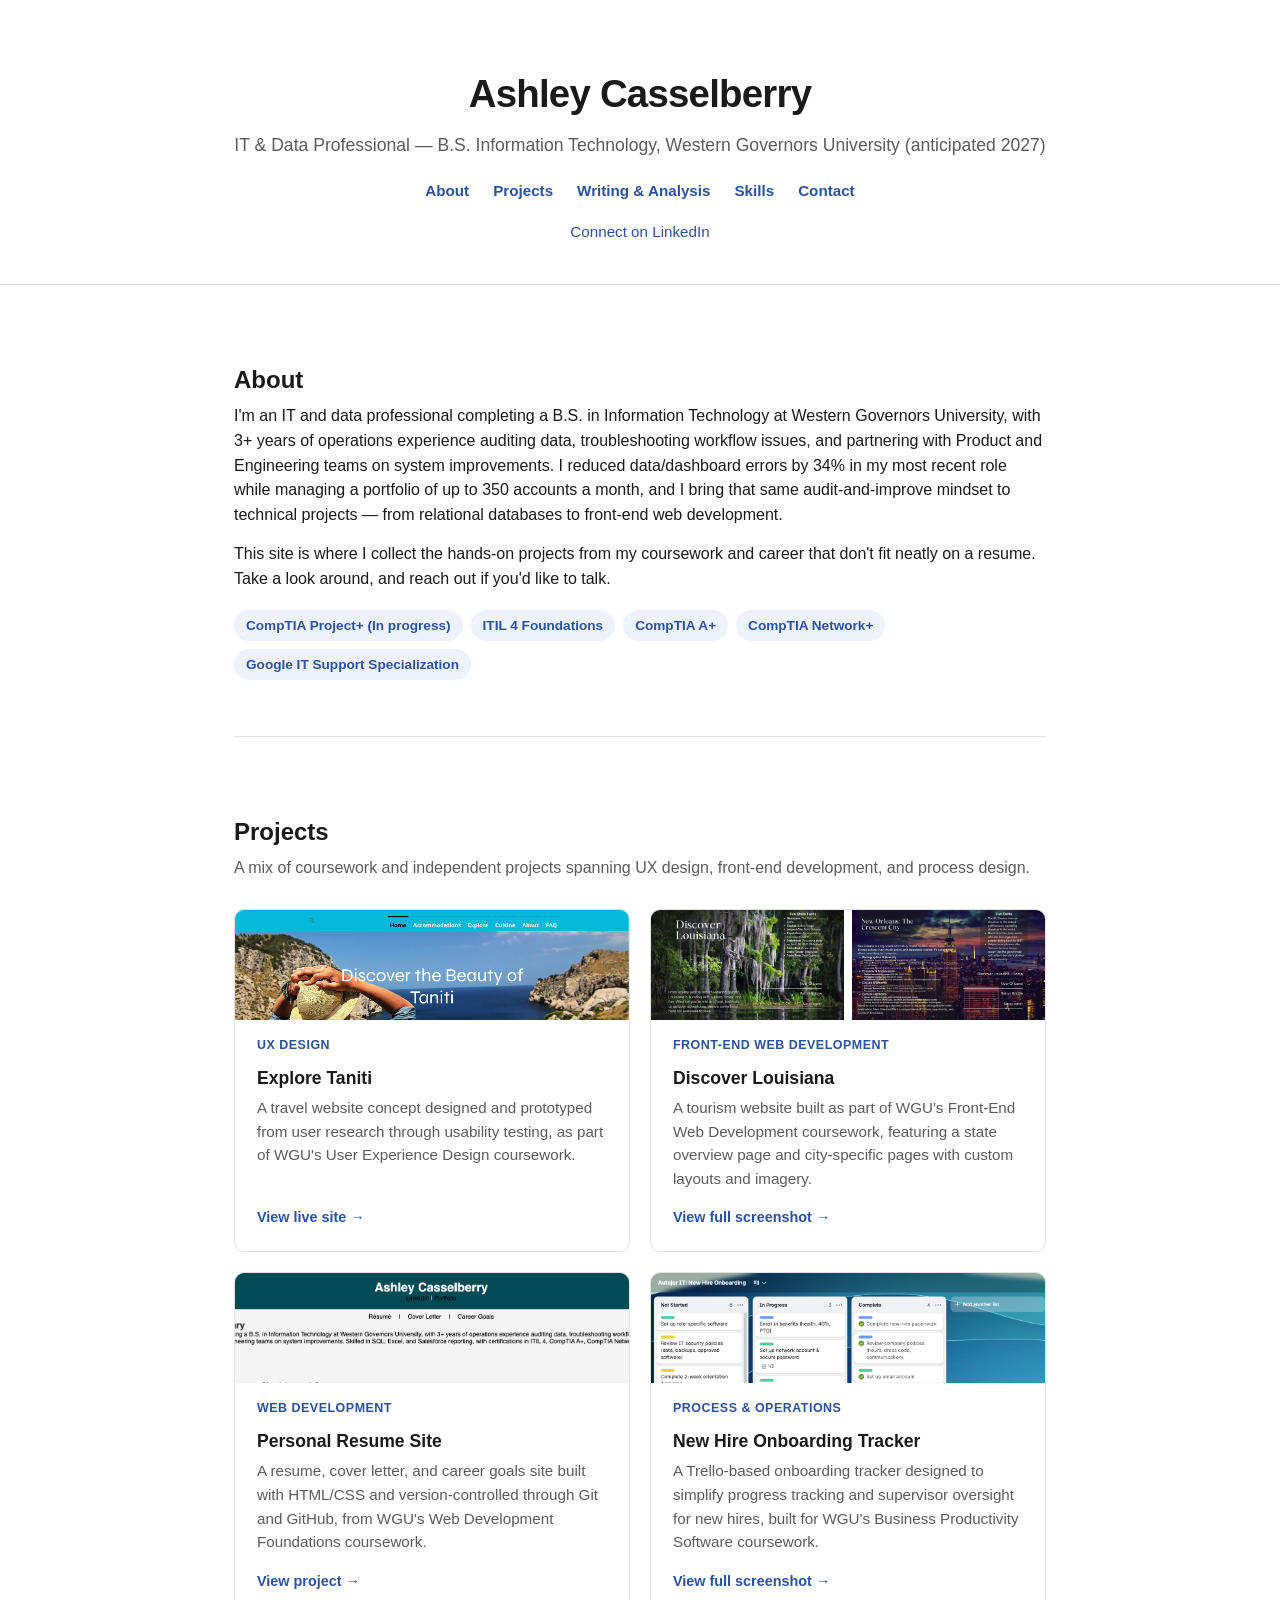
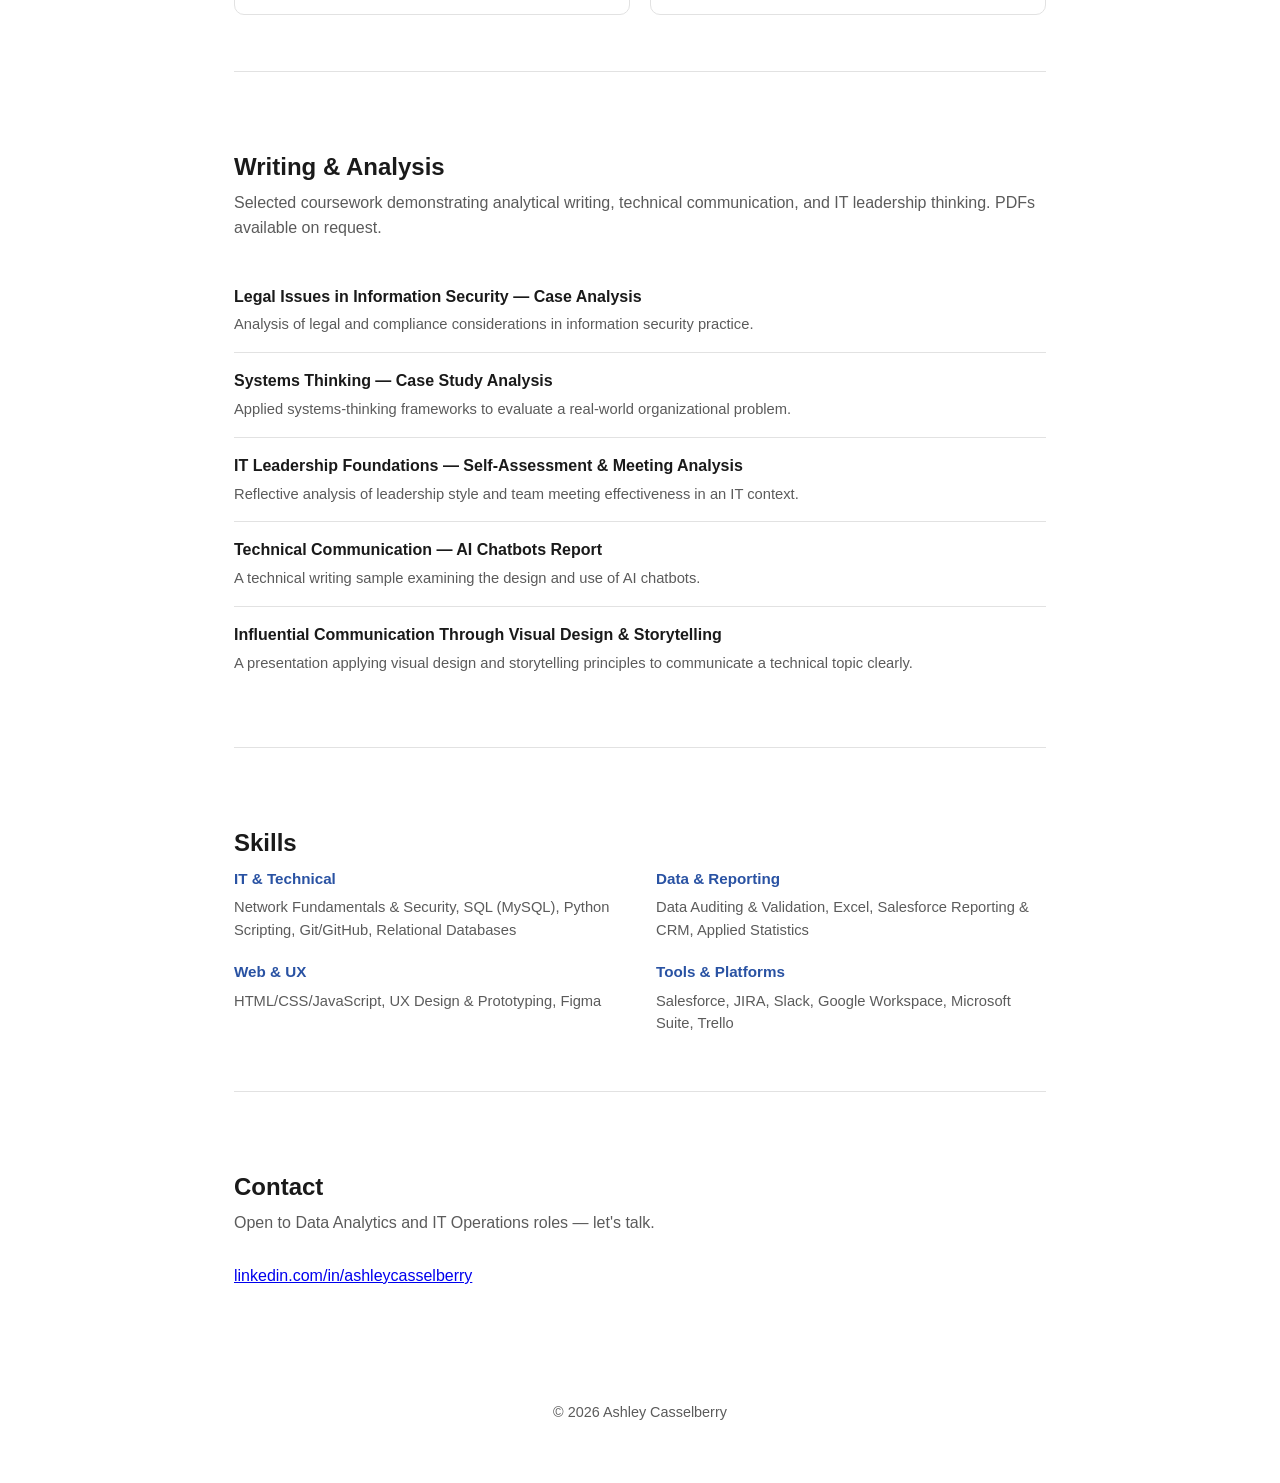
<file: index.html>
<!DOCTYPE html>
<html lang="en">
<head>
<meta charset="UTF-8">
<meta name="viewport" content="width=device-width, initial-scale=1.0">
<title>Ashley Casselberry | IT & Data Portfolio</title>
<style>
  :root {
    --ink: #1a1a1a;
    --muted: #5b5b5b;
    --accent: #2952a3;
    --accent-light: #eef2fb;
    --border: #e2e2e2;
    --bg: #ffffff;
  }
  * { box-sizing: border-box; }
  body {
    margin: 0;
    font-family: -apple-system, BlinkMacSystemFont, "Segoe UI", Calibri, Arial, sans-serif;
    color: var(--ink);
    background: var(--bg);
    line-height: 1.55;
  }
  header.hero {
    padding: 64px 24px 40px;
    text-align: center;
    border-bottom: 1px solid var(--border);
  }
  header.hero h1 {
    margin: 0 0 8px;
    font-size: 2.4rem;
    letter-spacing: -0.02em;
  }
  header.hero p.tagline {
    margin: 0 0 20px;
    color: var(--muted);
    font-size: 1.1rem;
  }
  nav {
    display: flex;
    justify-content: center;
    gap: 24px;
    flex-wrap: wrap;
    margin-top: 8px;
  }
  nav a {
    color: var(--accent);
    text-decoration: none;
    font-weight: 600;
    font-size: 0.95rem;
  }
  nav a:hover { text-decoration: underline; }
  .contact-links {
    margin-top: 18px;
    font-size: 0.95rem;
    color: var(--muted);
  }
  .contact-links a { color: var(--accent); text-decoration: none; }
  .contact-links a:hover { text-decoration: underline; }
  main {
    max-width: 860px;
    margin: 0 auto;
    padding: 0 24px;
  }
  section {
    padding: 56px 0;
    border-bottom: 1px solid var(--border);
  }
  section:last-of-type { border-bottom: none; }
  section h2 {
    font-size: 1.5rem;
    margin-bottom: 6px;
  }
  section > p.section-sub {
    color: var(--muted);
    margin-top: 0;
    margin-bottom: 28px;
  }
  .about-body p { margin: 0 0 14px; }
  .badge-row {
    display: flex;
    flex-wrap: wrap;
    gap: 8px;
    margin-top: 18px;
  }
  .badge {
    background: var(--accent-light);
    color: var(--accent);
    padding: 5px 12px;
    border-radius: 999px;
    font-size: 0.85rem;
    font-weight: 600;
  }
  .project-grid {
    display: grid;
    grid-template-columns: 1fr 1fr;
    gap: 20px;
  }
  @media (max-width: 640px) {
    .project-grid { grid-template-columns: 1fr; }
  }
  .card {
    border: 1px solid var(--border);
    border-radius: 10px;
    padding: 22px;
    display: flex;
    flex-direction: column;
    overflow: hidden;
  }
  .card-thumbs {
    display: flex;
    gap: 8px;
    margin: -22px -22px 16px;
  }
  .card-thumbs a {
    flex: 1;
    display: block;
    line-height: 0;
  }
  .card-thumbs img {
    width: 100%;
    height: 110px;
    object-fit: cover;
    object-position: top;
    display: block;
  }
  .card h3 {
    margin: 0 0 4px;
    font-size: 1.1rem;
  }
  .card .card-tag {
    font-size: 0.78rem;
    text-transform: uppercase;
    letter-spacing: 0.04em;
    color: var(--accent);
    font-weight: 700;
    margin-bottom: 10px;
  }
  .card p {
    color: var(--muted);
    font-size: 0.95rem;
    margin: 0 0 16px;
    flex-grow: 1;
  }
  .card a.card-link {
    color: var(--accent);
    text-decoration: none;
    font-weight: 600;
    font-size: 0.9rem;
  }
  .card a.card-link:hover { text-decoration: underline; }
  .todo {
    background: #fff8e6;
    border: 1px dashed #d9b64a;
    color: #7a5c00;
    font-size: 0.8rem;
    padding: 6px 10px;
    border-radius: 6px;
    margin-bottom: 10px;
    display: inline-block;
  }
  .writing-list {
    list-style: none;
    margin: 0;
    padding: 0;
  }
  .writing-list li {
    padding: 16px 0;
    border-bottom: 1px solid var(--border);
  }
  .writing-list li:last-child { border-bottom: none; }
  .writing-list h4 {
    margin: 0 0 4px;
    font-size: 1rem;
  }
  .writing-list p {
    margin: 0;
    color: var(--muted);
    font-size: 0.92rem;
  }
  .skills-grid {
    display: grid;
    grid-template-columns: repeat(2, 1fr);
    gap: 18px 32px;
  }
  @media (max-width: 640px) {
    .skills-grid { grid-template-columns: 1fr; }
  }
  .skills-grid div h4 {
    margin: 0 0 6px;
    font-size: 0.95rem;
    color: var(--accent);
  }
  .skills-grid div p {
    margin: 0;
    color: var(--muted);
    font-size: 0.92rem;
  }
  footer {
    text-align: center;
    padding: 40px 24px 60px;
    color: var(--muted);
    font-size: 0.9rem;
  }
  footer a { color: var(--accent); text-decoration: none; }
  footer a:hover { text-decoration: underline; }
</style>
</head>
<body>

<header class="hero">
  <h1>Ashley Casselberry</h1>
  <p class="tagline">IT &amp; Data Professional &mdash; B.S. Information Technology, Western Governors University (anticipated 2027)</p>
  <nav>
    <a href="#about">About</a>
    <a href="#projects">Projects</a>
    <a href="#writing">Writing &amp; Analysis</a>
    <a href="#skills">Skills</a>
    <a href="#contact">Contact</a>
  </nav>
  <div class="contact-links">
    <a href="http://www.linkedin.com/in/ashleycasselberry" target="_blank" rel="noopener">Connect on LinkedIn</a>
  </div>
</header>

<main>

  <section id="about">
    <h2>About</h2>
    <div class="about-body">
      <p>I'm an IT and data professional completing a B.S. in Information Technology at Western Governors University,
      with 3+ years of operations experience auditing data, troubleshooting workflow issues, and partnering with
      Product and Engineering teams on system improvements. I reduced data/dashboard errors by 34% in my most recent
      role while managing a portfolio of up to 350 accounts a month, and I bring that same audit-and-improve mindset to
      technical projects &mdash; from relational databases to front-end web development.</p>
      <p>This site is where I collect the hands-on projects from my coursework and career that don't fit neatly on a
      resume. Take a look around, and reach out if you'd like to talk.</p>
    </div>
    <div class="badge-row">
      <span class="badge">CompTIA Project+ (In progress)</span>
      <span class="badge">ITIL 4 Foundations</span>
      <span class="badge">CompTIA A+</span>
      <span class="badge">CompTIA Network+</span>
      <span class="badge">Google IT Support Specialization</span>
    </div>
  </section>

  <section id="projects">
    <h2>Projects</h2>
    <p class="section-sub">A mix of coursework and independent projects spanning UX design, front-end development, and process design.</p>
    <div class="project-grid">

      <div class="card">
        <div class="card-thumbs">
          <a href="https://acass44.wixsite.com/exploretaniti" target="_blank" rel="noopener">
            <img src="images/Taniti%20Preview.png" alt="Explore Taniti homepage screenshot">
          </a>
        </div>
        <div class="card-tag">UX Design</div>
        <h3>Explore Taniti</h3>
        <p>A travel website concept designed and prototyped from user research through usability testing, as part of
        WGU's User Experience Design coursework.</p>
        <a class="card-link" href="https://acass44.wixsite.com/exploretaniti" target="_blank" rel="noopener">View live site &rarr;</a>
      </div>

      <div class="card">
        <div class="card-thumbs">
          <a href="images/discover-louisiana-home.jpg" target="_blank" rel="noopener">
            <img src="images/discover-louisiana-home.jpg" alt="Discover Louisiana homepage screenshot">
          </a>
          <a href="images/discover-louisiana-neworleans.jpg" target="_blank" rel="noopener">
            <img src="images/discover-louisiana-neworleans.jpg" alt="Discover Louisiana New Orleans page screenshot">
          </a>
        </div>
        <div class="card-tag">Front-End Web Development</div>
        <h3>Discover Louisiana</h3>
        <p>A tourism website built as part of WGU's Front-End Web Development coursework, featuring a state
        overview page and city-specific pages with custom layouts and imagery.</p>
        <a class="card-link" href="images/discover-louisiana-home.jpg" target="_blank" rel="noopener">View full screenshot &rarr;</a>
      </div>

      <div class="card">
        <div class="card-thumbs">
          <a href="resume-site/" target="_blank" rel="noopener">
            <img src="images/Resume%20Preview.png" alt="Personal resume site homepage screenshot">
          </a>
        </div>
        <div class="card-tag">Web Development</div>
        <h3>Personal Resume Site</h3>
        <p>A resume, cover letter, and career goals site built with HTML/CSS and version-controlled through Git and
        GitHub, from WGU's Web Development Foundations coursework.</p>
        <a class="card-link" href="resume-site/" target="_blank" rel="noopener">View project &rarr;</a>
      </div>

      <div class="card">
        <div class="card-thumbs">
          <a href="images/Trello%20Preview.png" target="_blank" rel="noopener">
            <img src="images/Trello%20Preview.png" alt="New hire onboarding Trello board screenshot">
          </a>
        </div>
        <div class="card-tag">Process &amp; Operations</div>
        <h3>New Hire Onboarding Tracker</h3>
        <p>A Trello-based onboarding tracker designed to simplify progress tracking and supervisor oversight for new
        hires, built for WGU's Business Productivity Software coursework.</p>
        <a class="card-link" href="images/Trello%20Preview.png" target="_blank" rel="noopener">View full screenshot &rarr;</a>
      </div>

    </div>
  </section>

  <section id="writing">
    <h2>Writing &amp; Analysis</h2>
    <p class="section-sub">Selected coursework demonstrating analytical writing, technical communication, and IT leadership thinking. PDFs available on request.</p>
    <ul class="writing-list">
      <li>
        <h4>Legal Issues in Information Security &mdash; Case Analysis</h4>
        <p>Analysis of legal and compliance considerations in information security practice.</p>
      </li>
      <li>
        <h4>Systems Thinking &mdash; Case Study Analysis</h4>
        <p>Applied systems-thinking frameworks to evaluate a real-world organizational problem.</p>
      </li>
      <li>
        <h4>IT Leadership Foundations &mdash; Self-Assessment &amp; Meeting Analysis</h4>
        <p>Reflective analysis of leadership style and team meeting effectiveness in an IT context.</p>
      </li>
      <li>
        <h4>Technical Communication &mdash; AI Chatbots Report</h4>
        <p>A technical writing sample examining the design and use of AI chatbots.</p>
      </li>
      <li>
        <h4>Influential Communication Through Visual Design &amp; Storytelling</h4>
        <p>A presentation applying visual design and storytelling principles to communicate a technical topic clearly.</p>
      </li>
    </ul>
  </section>

  <section id="skills">
    <h2>Skills</h2>
    <div class="skills-grid">
      <div>
        <h4>IT &amp; Technical</h4>
        <p>Network Fundamentals &amp; Security, SQL (MySQL), Python Scripting, Git/GitHub, Relational Databases</p>
      </div>
      <div>
        <h4>Data &amp; Reporting</h4>
        <p>Data Auditing &amp; Validation, Excel, Salesforce Reporting &amp; CRM, Applied Statistics</p>
      </div>
      <div>
        <h4>Web &amp; UX</h4>
        <p>HTML/CSS/JavaScript, UX Design &amp; Prototyping, Figma</p>
      </div>
      <div>
        <h4>Tools &amp; Platforms</h4>
        <p>Salesforce, JIRA, Slack, Google Workspace, Microsoft Suite, Trello</p>
      </div>
    </div>
  </section>

  <section id="contact" style="border-bottom: none;">
    <h2>Contact</h2>
    <p class="section-sub">Open to Data Analytics and IT Operations roles &mdash; let's talk.</p>
    <p><a href="http://www.linkedin.com/in/ashleycasselberry" target="_blank" rel="noopener">linkedin.com/in/ashleycasselberry</a></p>
  </section>

</main>

<footer>
  &copy; <span id="year"></span> Ashley Casselberry
  <script>document.getElementById('year').textContent = new Date().getFullYear();</script>
</footer>

</body>
</html>
</file>
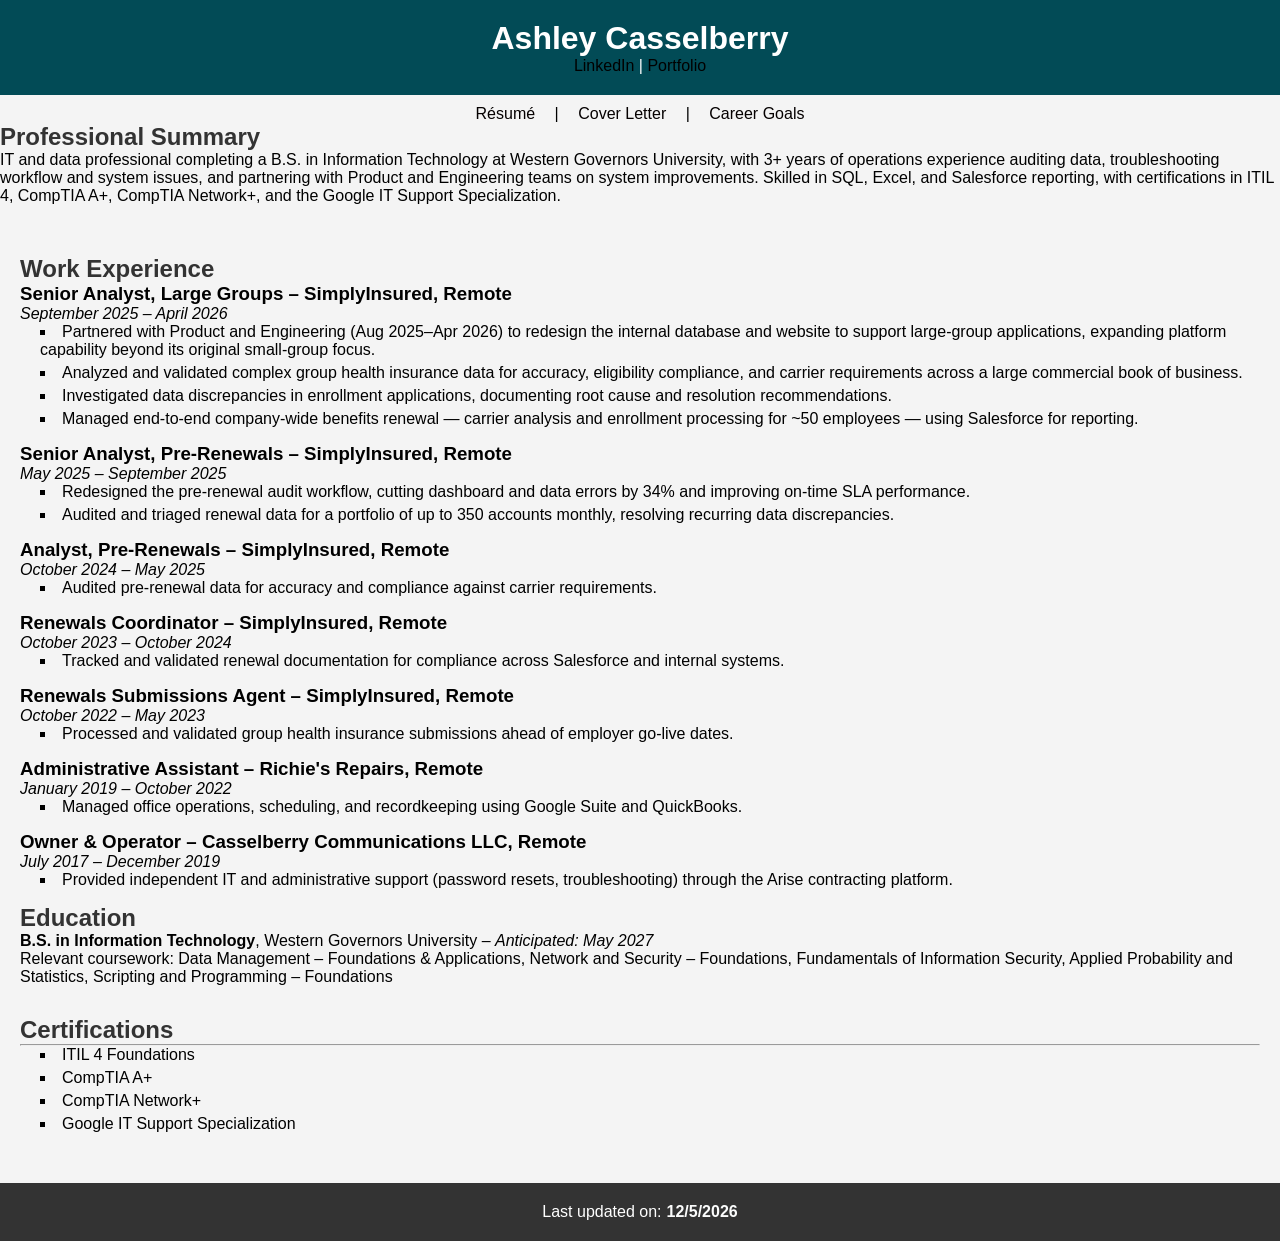
<file: resume-site/index.html>
<!DOCTYPE html>
<html lang="en">
<head>
  <meta charset="UTF-8" />
  <meta name="viewport" content="width=device-width, initial-scale=1.0" />
  <title>Ashley Casselberry - Résumé</title>
  <link rel="stylesheet" href="css/styles.css" />
</head>
<body>
  <header>
    <h1>Ashley Casselberry</h1>
    <p>
      <a href="https://linkedin.com/in/ashleycasselberry" target="_blank" rel="noopener noreferrer">LinkedIn</a> |
      <a href="https://a-casselberry.github.io/">Portfolio</a>
    </p>
  </header>

  <nav>
    <a href="index.html">Résumé</a> |
    <a href="cover-letter.html">Cover Letter</a> |
    <a href="career-goals.html">Career Goals</a>
  </nav>

  <section id="summary">
    <h2>Professional Summary</h2>
    <p>IT and data professional completing a B.S. in Information Technology at Western Governors University, with 3+ years of operations experience auditing data, troubleshooting workflow and system issues, and partnering with Product and Engineering teams on system improvements. Skilled in SQL, Excel, and Salesforce reporting, with certifications in ITIL 4, CompTIA A+, CompTIA Network+, and the Google IT Support Specialization.</p>
  </section>

  <main>
    <section id="work-experience">
      <h2>Work Experience</h2>

      <article>
        <h3>Senior Analyst, Large Groups &ndash; SimplyInsured, Remote</h3>
        <p><em>September 2025 &ndash; April 2026</em></p>
        <ul>
          <li>Partnered with Product and Engineering (Aug 2025&ndash;Apr 2026) to redesign the internal database and website to support large-group applications, expanding platform capability beyond its original small-group focus.</li>
          <li>Analyzed and validated complex group health insurance data for accuracy, eligibility compliance, and carrier requirements across a large commercial book of business.</li>
          <li>Investigated data discrepancies in enrollment applications, documenting root cause and resolution recommendations.</li>
          <li>Managed end-to-end company-wide benefits renewal &mdash; carrier analysis and enrollment processing for ~50 employees &mdash; using Salesforce for reporting.</li>
        </ul>
      </article>

      <article>
        <h3>Senior Analyst, Pre-Renewals &ndash; SimplyInsured, Remote</h3>
        <p><em>May 2025 &ndash; September 2025</em></p>
        <ul>
          <li>Redesigned the pre-renewal audit workflow, cutting dashboard and data errors by 34% and improving on-time SLA performance.</li>
          <li>Audited and triaged renewal data for a portfolio of up to 350 accounts monthly, resolving recurring data discrepancies.</li>
        </ul>
      </article>

      <article>
        <h3>Analyst, Pre-Renewals &ndash; SimplyInsured, Remote</h3>
        <p><em>October 2024 &ndash; May 2025</em></p>
        <ul>
          <li>Audited pre-renewal data for accuracy and compliance against carrier requirements.</li>
        </ul>
      </article>

      <article>
        <h3>Renewals Coordinator &ndash; SimplyInsured, Remote</h3>
        <p><em>October 2023 &ndash; October 2024</em></p>
        <ul>
          <li>Tracked and validated renewal documentation for compliance across Salesforce and internal systems.</li>
        </ul>
      </article>

      <article>
        <h3>Renewals Submissions Agent &ndash; SimplyInsured, Remote</h3>
        <p><em>October 2022 &ndash; May 2023</em></p>
        <ul>
          <li>Processed and validated group health insurance submissions ahead of employer go-live dates.</li>
        </ul>
      </article>

      <article>
        <h3>Administrative Assistant &ndash; Richie's Repairs, Remote</h3>
        <p><em>January 2019 &ndash; October 2022</em></p>
        <ul>
          <li>Managed office operations, scheduling, and recordkeeping using Google Suite and QuickBooks.</li>
        </ul>
      </article>

      <article>
        <h3>Owner &amp; Operator &ndash; Casselberry Communications LLC, Remote</h3>
        <p><em>July 2017 &ndash; December 2019</em></p>
        <ul>
          <li>Provided independent IT and administrative support (password resets, troubleshooting) through the Arise contracting platform.</li>
        </ul>
      </article>

      <section id="education">
        <h2>Education</h2>
        <article>
          <p><strong>B.S. in Information Technology</strong>, Western Governors University &ndash; <em>Anticipated: May 2027</em></p>
          <p>Relevant coursework: Data Management &ndash; Foundations &amp; Applications, Network and Security &ndash; Foundations, Fundamentals of Information Security, Applied Probability and Statistics, Scripting and Programming &ndash; Foundations</p>
        </article>
      </section>

      <section id="certifications">
        <h2>Certifications</h2>
        <hr />
        <ul>
          <li>ITIL 4 Foundations</li>
          <li>CompTIA A+</li>
          <li>CompTIA Network+</li>
          <li>Google IT Support Specialization</li>
        </ul>
      </section>
    </section>
  </main>

  <footer>
    <div class="footer-date">
      <p>Last updated on:</p>
      <div id="date"></div>
    </div>
  </footer>

  <script>
    const currentDate = new Date().toLocaleDateString();
    document.getElementById("date").textContent = currentDate;
    console.log("Résumé loaded on:", currentDate);
  </script>
</body>
</html>
</file>
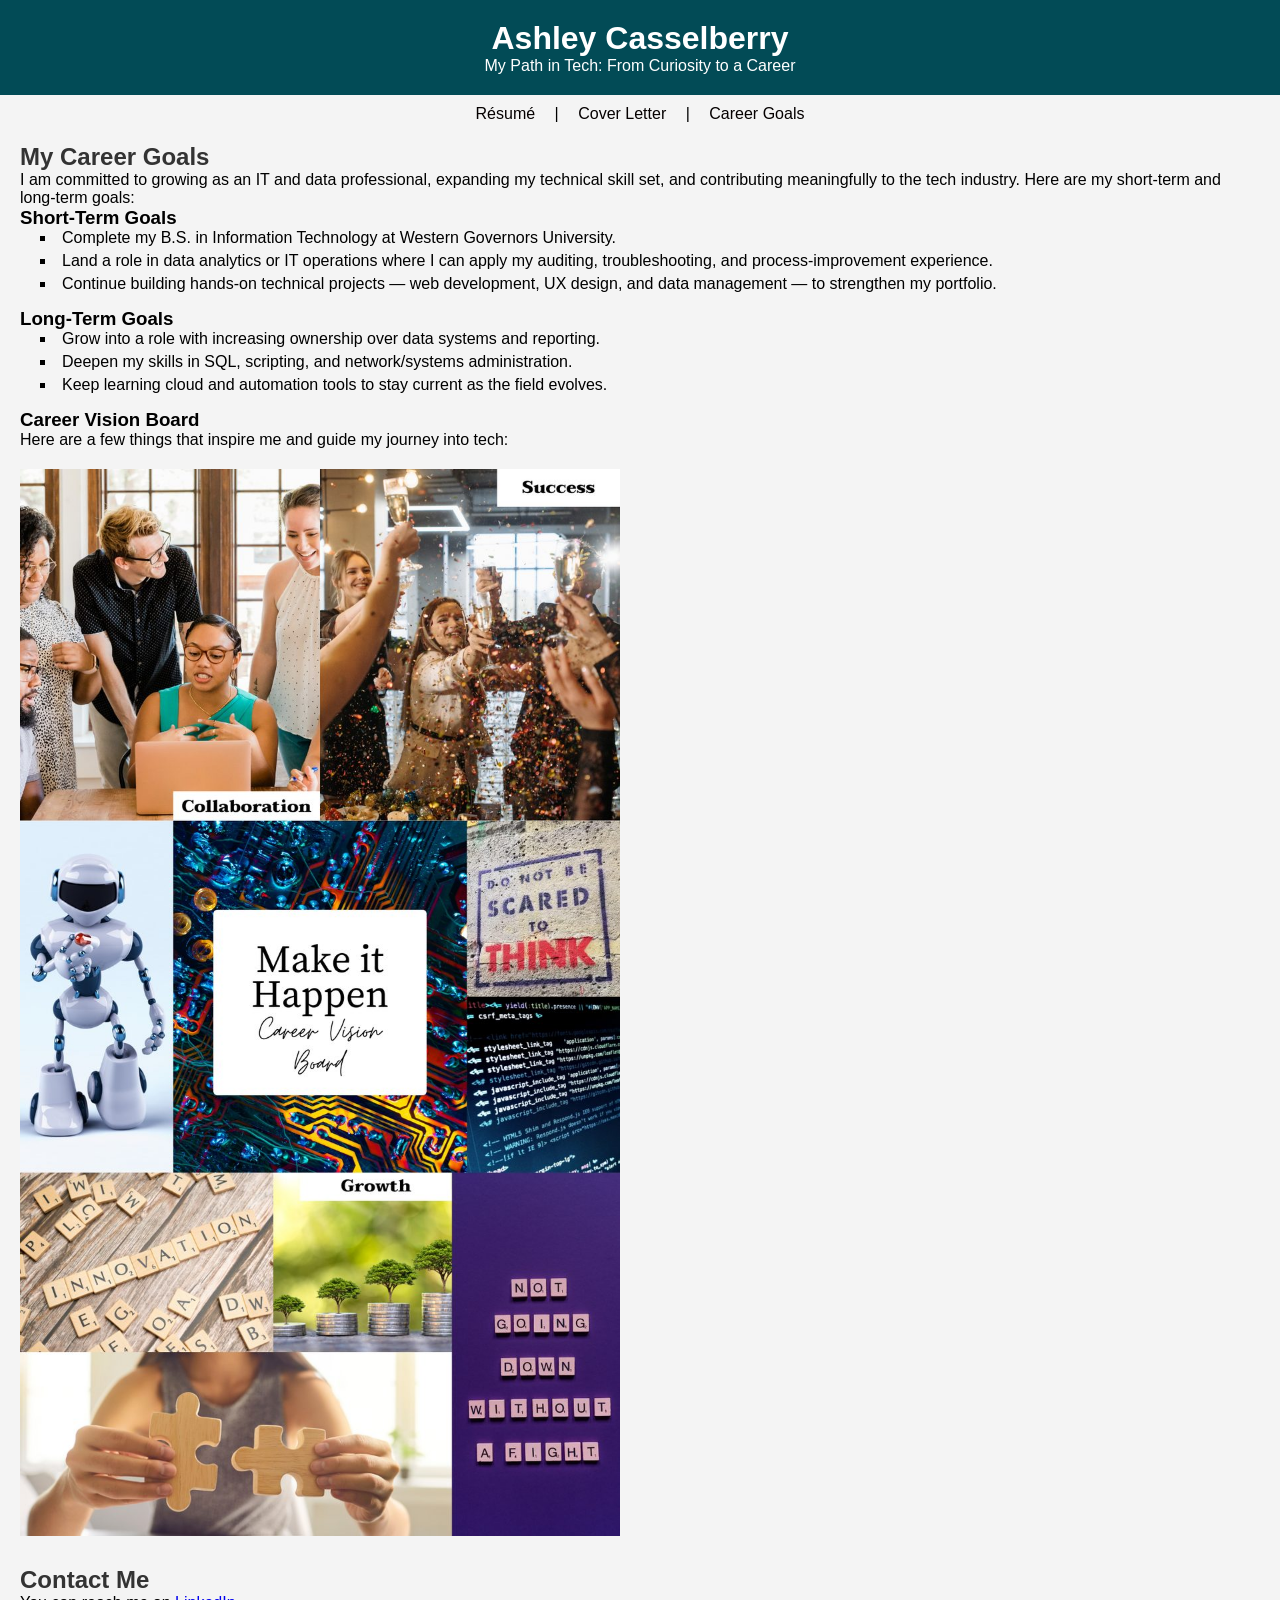
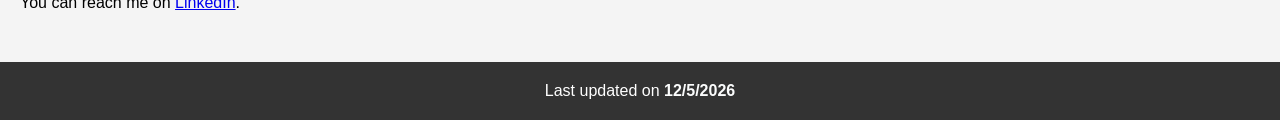
<file: resume-site/career-goals.html>
<!DOCTYPE html>
<html lang="en">
<head>
  <meta charset="UTF-8" />
  <meta name="viewport" content="width=device-width, initial-scale=1.0" />
  <title>Ashley Casselberry - Career Goals</title>
  <link rel="stylesheet" href="css/styles.css" />
  <script>
    window.onload = function () {
      document.getElementById("date").textContent = new Date().toLocaleDateString();
    };
  </script>
</head>
<body>
  <header>
    <h1>Ashley Casselberry</h1>
    <p>My Path in Tech: From Curiosity to a Career</p>
  </header>

  <nav>
    <a href="index.html">Résumé</a> |
    <a href="cover-letter.html">Cover Letter</a> |
    <a href="career-goals.html">Career Goals</a>
  </nav>

  <main>
    <section>
      <h2>My Career Goals</h2>
      <p>I am committed to growing as an IT and data professional, expanding my technical skill set, and contributing meaningfully to the tech industry. Here are my short-term and long-term goals:</p>

      <h3>Short-Term Goals</h3>
      <ul>
        <li>Complete my B.S. in Information Technology at Western Governors University.</li>
        <li>Land a role in data analytics or IT operations where I can apply my auditing, troubleshooting, and process-improvement experience.</li>
        <li>Continue building hands-on technical projects &mdash; web development, UX design, and data management &mdash; to strengthen my portfolio.</li>
      </ul>

      <h3>Long-Term Goals</h3>
      <ul>
        <li>Grow into a role with increasing ownership over data systems and reporting.</li>
        <li>Deepen my skills in SQL, scripting, and network/systems administration.</li>
        <li>Keep learning cloud and automation tools to stay current as the field evolves.</li>
      </ul>

      <h3>Career Vision Board</h3>
      <p>Here are a few things that inspire me and guide my journey into tech:</p>

      <img src="images/career_vision_board.jpg" alt="My Career Vision Board" style="width:100%; max-width:600px;" />
    </section>

    <section>
      <h2>Contact Me</h2>
      <p>You can reach me on <a href="https://linkedin.com/in/ashleycasselberry" target="_blank" rel="noopener noreferrer">LinkedIn</a>.</p>
    </section>
  </main>

  <footer>
    <p>Last updated on <span id="date"></span></p>
  </footer>
</body>
</html>
</file>
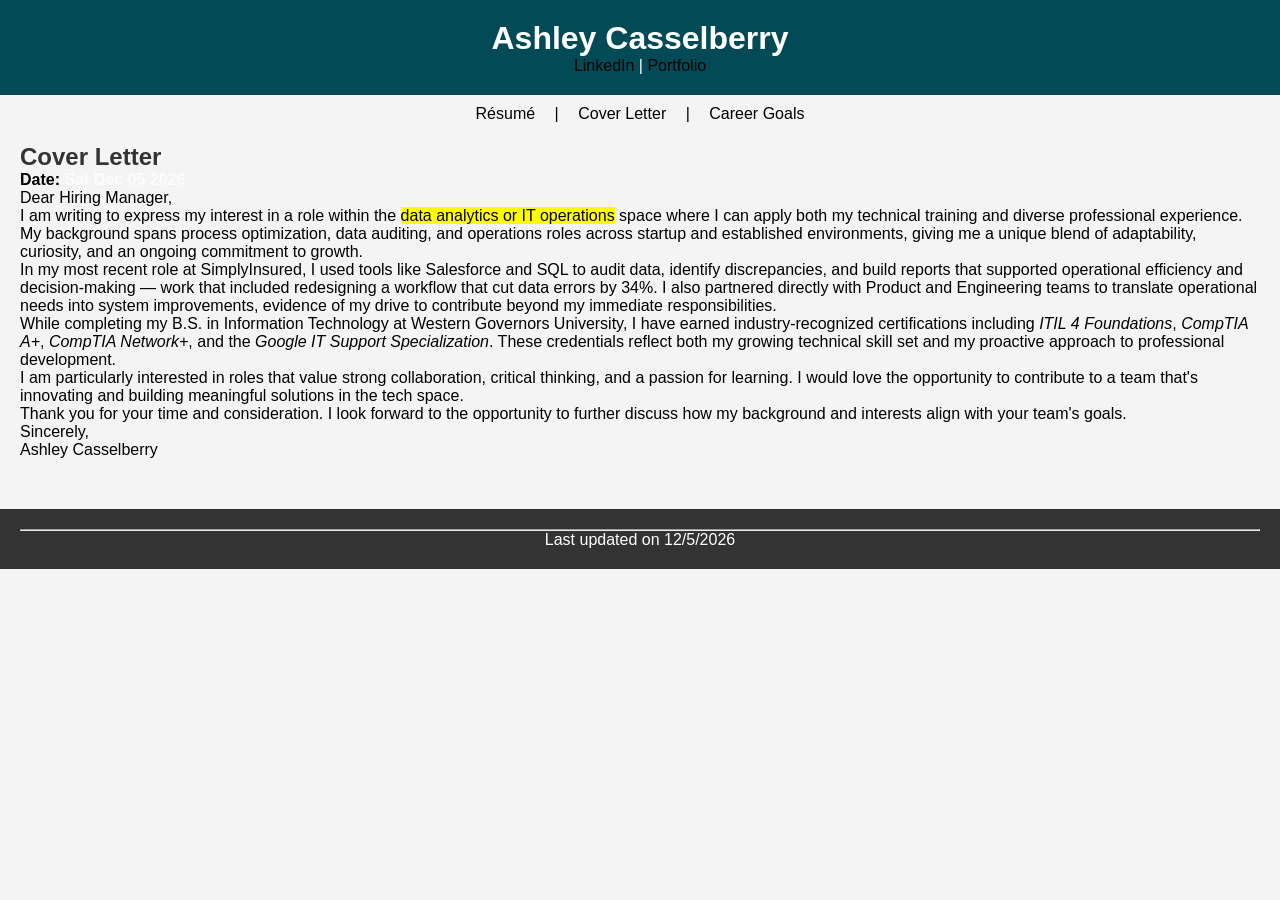
<file: resume-site/cover-letter.html>
<!DOCTYPE html>
<html lang="en">
<head>
  <meta charset="UTF-8" />
  <title>Ashley Casselberry - Cover Letter</title>
  <link rel="stylesheet" href="css/styles.css" />
  <script>
    window.onload = function () {
      document.getElementById("date").textContent = new Date().toDateString();
      document.getElementById("footerDate").textContent = new Date().toLocaleDateString();
    };
  </script>
</head>
<body>
  <header>
    <h1>Ashley Casselberry</h1>
    <p>
      <a href="https://linkedin.com/in/ashleycasselberry" target="_blank" rel="noopener noreferrer">LinkedIn</a> |
      <a href="https://a-casselberry.github.io/">Portfolio</a>
    </p>
  </header>

  <nav>
    <a href="index.html">Résumé</a> |
    <a href="cover-letter.html">Cover Letter</a> |
    <a href="career-goals.html">Career Goals</a>
  </nav>

  <main>
    <section>
      <h2>Cover Letter</h2>
      <article>
        <p><strong>Date:</strong> <span id="date"></span></p>

        <p>Dear Hiring Manager,</p>

        <p>I am writing to express my interest in a role within the <mark>data analytics or IT operations</mark> space where I can apply both my technical training and diverse professional experience. My background spans process optimization, data auditing, and operations roles across startup and established environments, giving me a unique blend of adaptability, curiosity, and an ongoing commitment to growth.</p>

        <p>In my most recent role at SimplyInsured, I used tools like Salesforce and SQL to audit data, identify discrepancies, and build reports that supported operational efficiency and decision-making &mdash; work that included redesigning a workflow that cut data errors by 34%. I also partnered directly with Product and Engineering teams to translate operational needs into system improvements, evidence of my drive to contribute beyond my immediate responsibilities.</p>

        <p>While completing my B.S. in Information Technology at Western Governors University, I have earned industry-recognized certifications including <em>ITIL 4 Foundations</em>, <em>CompTIA A+</em>, <em>CompTIA Network+</em>, and the <em>Google IT Support Specialization</em>. These credentials reflect both my growing technical skill set and my proactive approach to professional development.</p>

        <p>I am particularly interested in roles that value strong collaboration, critical thinking, and a passion for learning. I would love the opportunity to contribute to a team that's innovating and building meaningful solutions in the tech space.</p>

        <p>Thank you for your time and consideration. I look forward to the opportunity to further discuss how my background and interests align with your team's goals.</p>

        <p>Sincerely,<br />
        Ashley Casselberry</p>
      </article>
    </section>
  </main>

  <footer>
    <hr />
    <p>Last updated on <span id="footerDate"></span></p>
  </footer>
</body>
</html>
</file>
<file: resume-site/css/styles.css>
* {
  box-sizing: border-box;
  margin: 0;
  padding: 0;
}

body {
    font-family: 'Open Sans', sans-serif;
    background-color: #f4f4f4;
    margin: 0;
    padding: 0;
  }
  
  header {
    background-color: #024b56;
    color: white;
    text-align: center;
    padding: 20px;
  }
  
  header a {
    color: black;
    text-decoration: none;
  }
  
  header a:hover {
    color: white;
    text-decoration: underline;
  }

  nav {
    text-align: center;
    margin-top: 10px;
  }
  
  nav a {
    margin: 0 15px;
    text-decoration: none;
    color: #050000;
  }

  nav a:hover {
    color: rgb(50, 48, 48);
    text-decoration: underline;
  }
  
  main {
    padding: 20px;
  }
  
  section {
    margin-bottom: 30px;
  }
  
  h2 {
    color: #333;
  }
  
  ul {
    list-style-type: square; /* or circle, disc, none */
    list-style-position: inside; /* or outside */
    padding-left: 20px;
    margin-bottom: 15px;
  }
  
  li {
    margin-bottom: 5px;
  }

  .exp-date {
    color: black;
    font-style: italic;
  }

  img {
    display: block;
    margin: 20px 0;
  }
  
  footer {
    text-align: center;
    padding: 20px;
    background-color: #333;
    color: white;
  }
  
  .footer-date {
    display: flex;
    justify-content: center;
    align-items: center;
    gap: 5px;
  }
  
  form {
    background-color: white;
    padding: 20px;
    border-radius: 8px;
    box-shadow: 0 2px 10px rgba(0, 0, 0, 0.1);
  }
  
  form label {
    display: block;
    margin: 10px 0 5px;
  }
  
  form input, form select, form textarea {
    width: 100%;
    padding: 10px;
    margin: 5px 0 20px;
    border-radius: 4px;
    border: 1px solid #ccc;
  }
  
  form button {
    background-color: #ccc;
    color: white;
    padding: 10px 20px;
    border: none;
    border-radius: 4px;
    cursor: pointer;
  }
  
  form button:hover {
    background-color: #024b56;
  }
  
  #date {
    font-weight: bold;
    color: #fbfcfc;
  }
</file>
